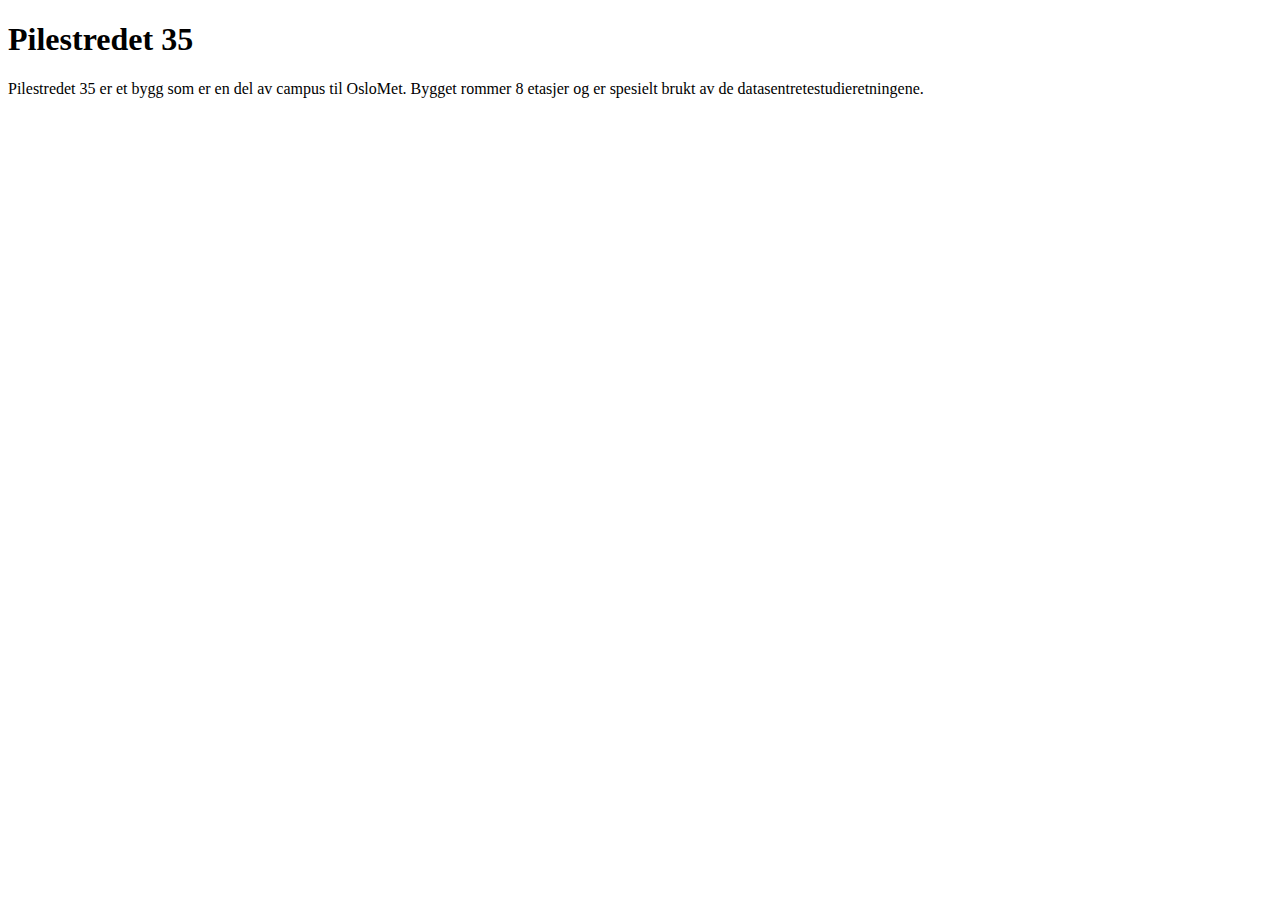
<file: Eksamen data1200/index.html>
<!DOCTYPE html>
<html>
    <head>
        <meta charset="UTF-8">
        <title>introduksjon</title>
    </head>
    <body>
        <h1>Pilestredet 35</h1>
        <p>Pilestredet 35 er et bygg som er en del av campus til OsloMet. Bygget rommer 8 etasjer og er spesielt brukt av de datasentretestudieretningene.
            
        </p>
    </body>
</html>
</file>
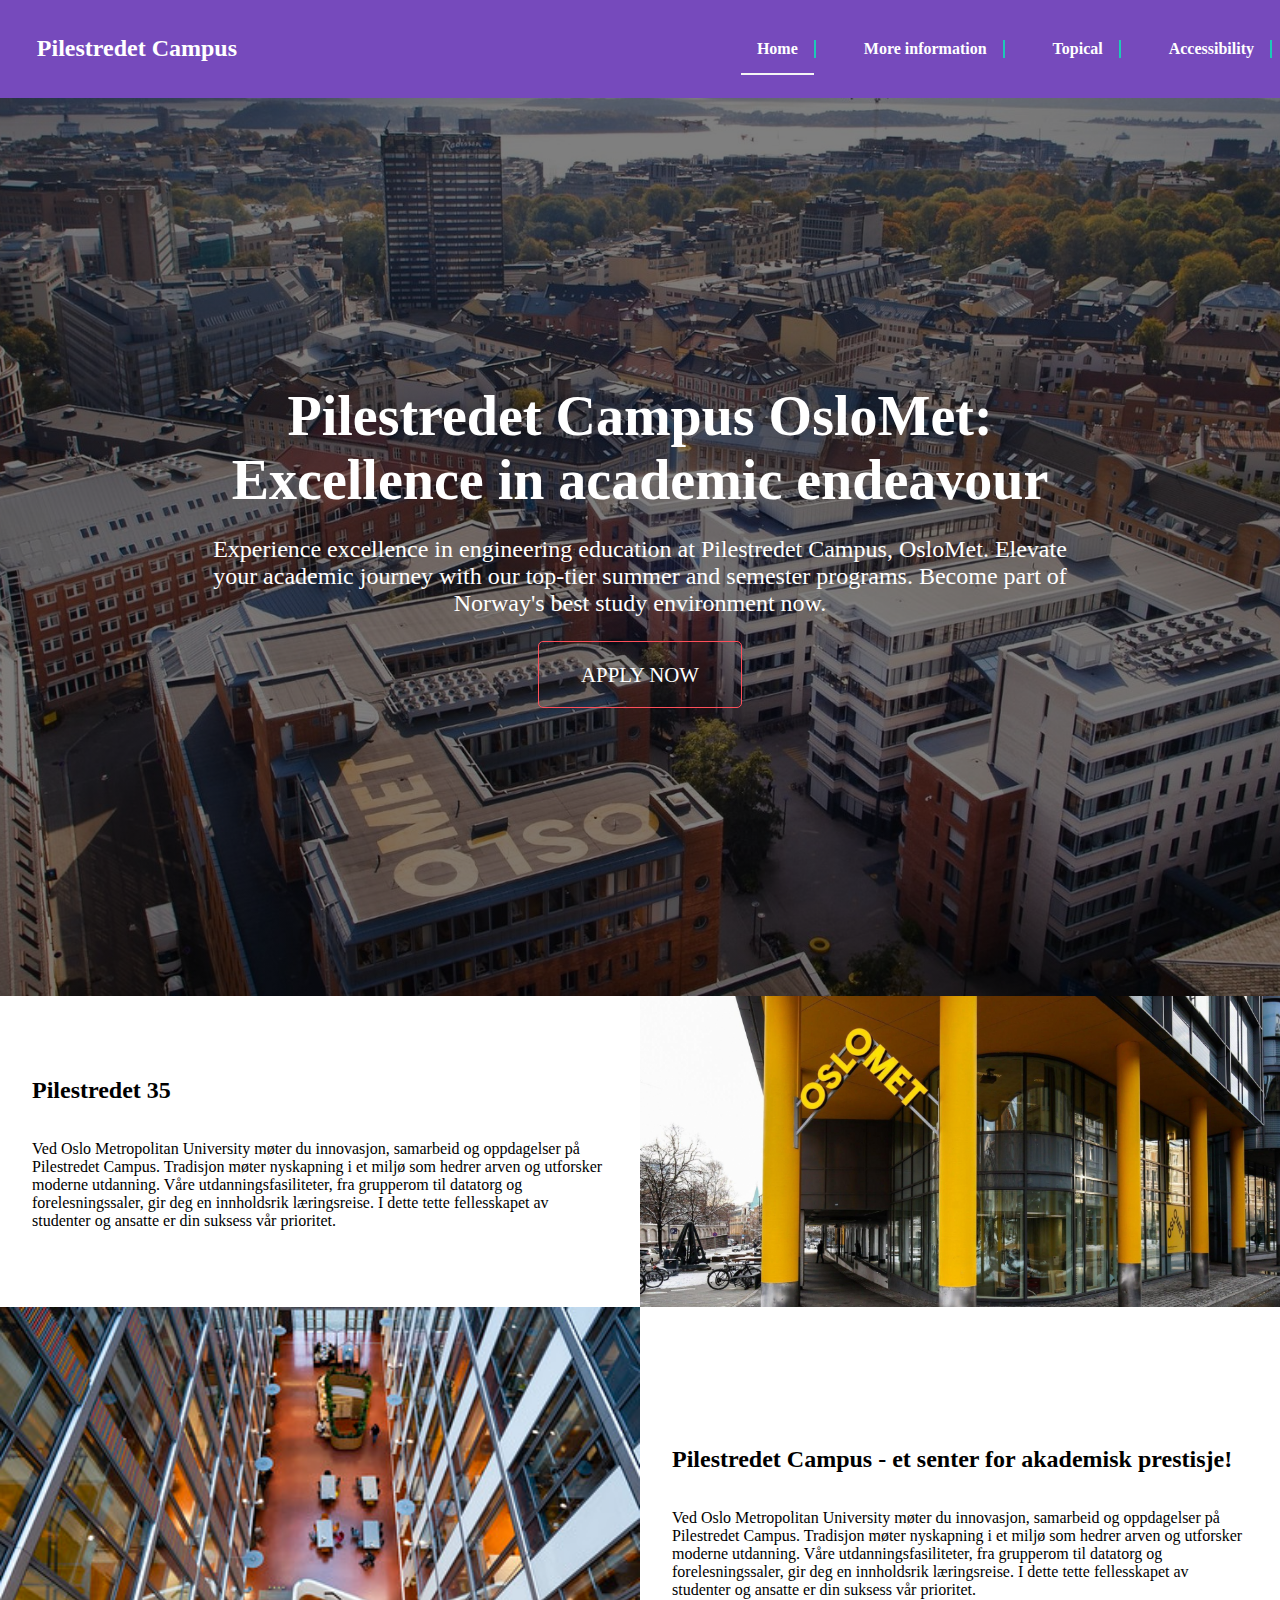
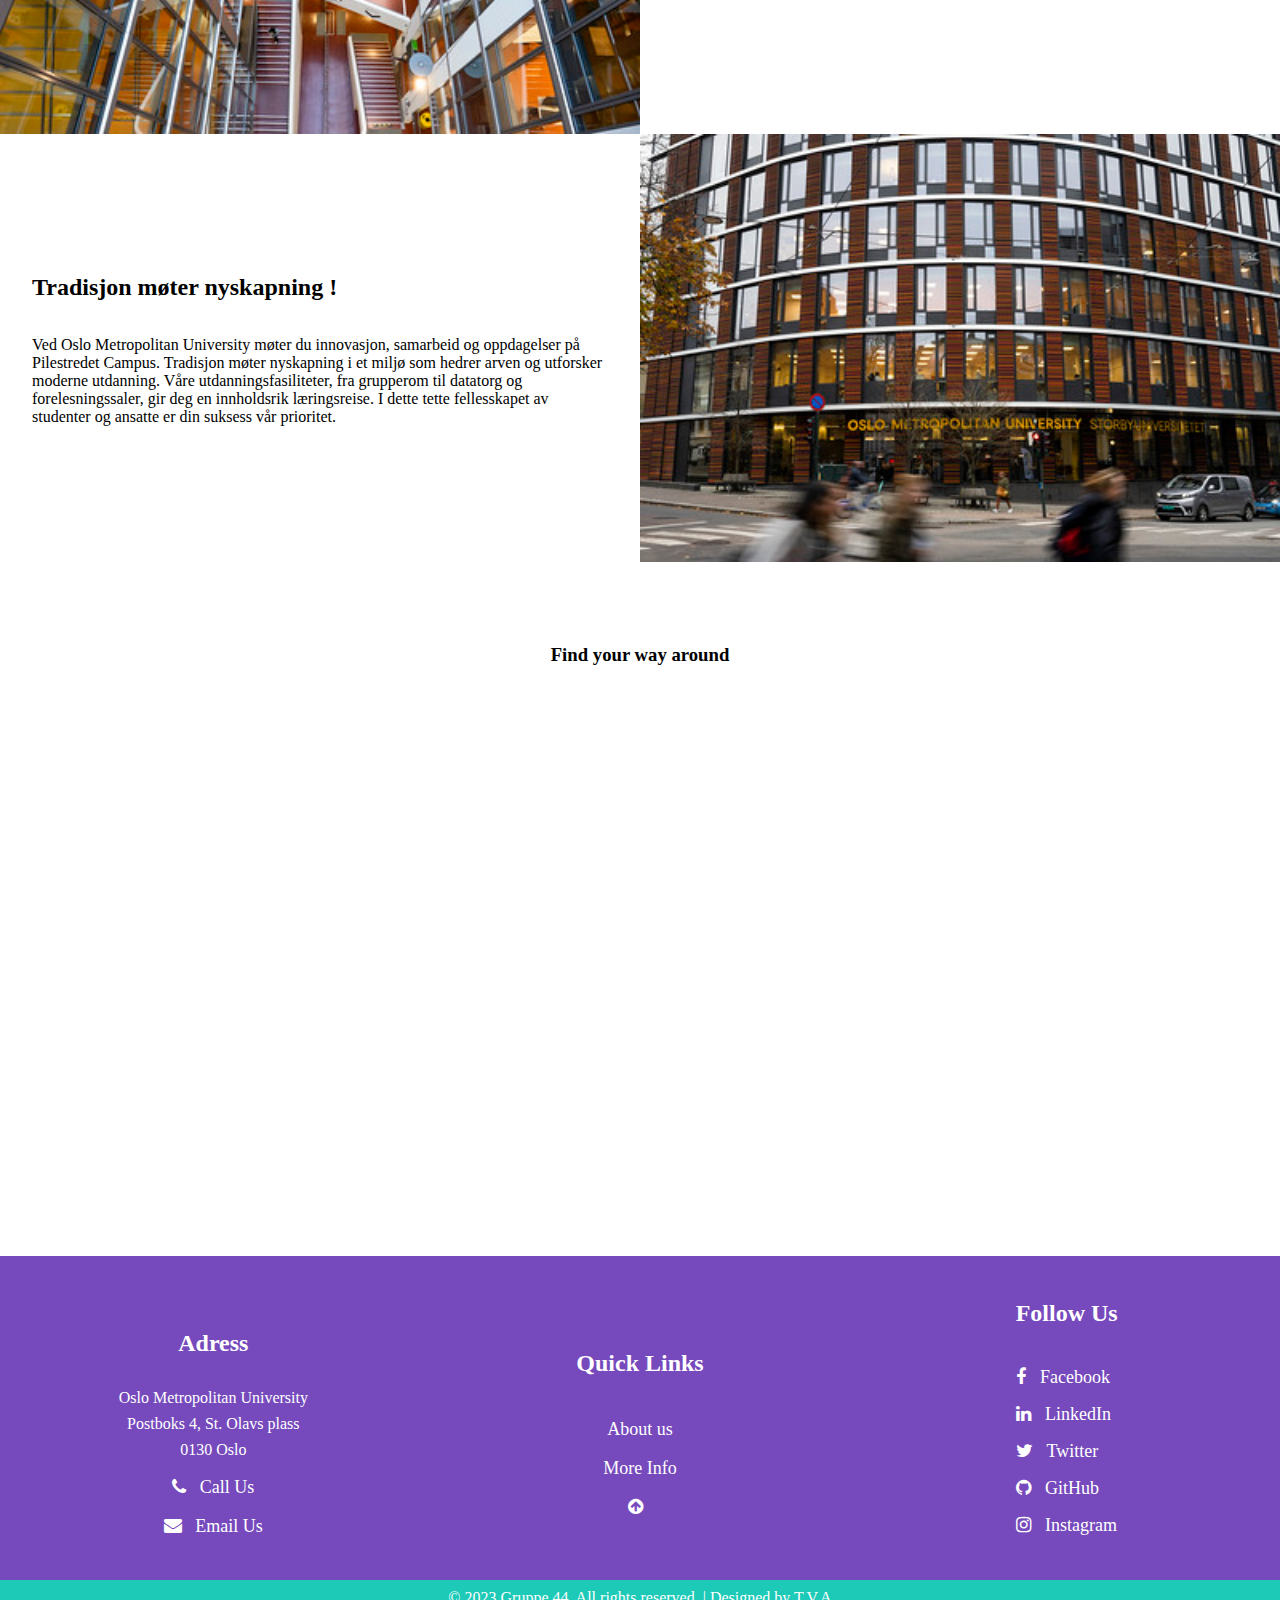
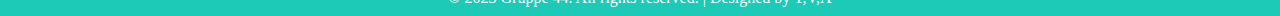
<file: eksamendata1200/index.html>
<!DOCTYPE html>
<html lang="en">
  <head>
    <meta charset="UTF-8" />
    <meta name="viewport" content="width=device-width, initial-scale=1.0" />
    <title>Pilestredet Campus | Welcome</title>
    <link rel="stylesheet" href="css/style.css" />
    <link
      rel="stylesheet"
      href="https://cdnjs.cloudflare.com/ajax/libs/font-awesome/4.7.0/css/font-awesome.min.css"
    />
    <!--koden for ikonet til oslomet er hentet fra oslomet sine sider-->
    <link
      href="https://student.oslomet.no/o/oslomet-theme/images/favicon.ico"
      rel="icon"
    />
  </head>
  <body>
    <!------------------------ Header Section--------------------->
    <header>
      <!-- Navigation bar with logo link and navbar links -->
      <nav class="navbar">
        <a href="#" class="nav-logo" aria-hidden="true" title="">Pilestredet Campus</a>
        <label class="menu-toggle" for="menu" aria-label="Toggle Mobile Menu">
          <!-- Hamburger menu icon for mobile navigation -->
          <i class="fa fa-bars"></i>
        </label>
        <input id="menu" type="checkbox"  aria-label="Mobile Navigation Menu" />
        <ul class="nav-list">
          <li><a href="index.html" class="nav-link active">Home</a></li>
          <li>
            <a href="subfolder/content.html" class="nav-link"
              >More information</a
            >
          </li>
          <li><a href="subfolder/topical.html" class="nav-link">Topical</a></li>
          <li>
            <a href="subfolder/accessibility.html" class="nav-link"
              >Accessibility</a
            >
          </li>
        </ul>
      </nav>
      <!-- Introduction Box -->
      <div class="intro-box">
        <!-- Main heading and introductory text -->
        <h1>Pilestredet Campus OsloMet: Excellence in academic endeavour</h1>
        <p>
          Experience excellence in engineering education at Pilestredet Campus,
          OsloMet. Elevate your academic journey with our top-tier summer and
          semester programs. Become part of Norway's best study environment now.
        </p>
       
        <!-- A link for applying -->
        <a href="#" class="apply-btn">APPLY NOW</a>
      </div>
    </header>

    <!------------------------ Main Section--------------------->
    <main>
    <!-- Overview section | this is a section for the generall content and used in many pages -->

    <!-- We utilize flexbox rows and columns for section division and content layout.
    The "overview" class section is used as a container for presenting our content,
    and the "overview-headline" class section acts as a container for the headline.
    The "row" class div is employed to segment sections into rows, and these structures
    are consistently applied across all pages. Additionally, various divs with distinct
    classes are employed to further partition and organize our content.-->

    <!--Our approach is inspired by CampusOxford.com, however we implemented it with 
      our own approach, it was used just as "inspiration".-->
    <!--joshwcomeau.com/css/interactive-guide-to-flexbox, was also another "inspiration"
    we used speciacifically to understand flex-->

      <section class="overview">
        <!-- First row -->
        <div class="row">
          <div class="column">
            <!-- Content for the first row, left column -->
            <!-- Sub-heading for the paragraphs  -->
            <h2>Pilestredet 35</h2>
            <p>
              Ved Oslo Metropolitan University møter du innovasjon, samarbeid og
              oppdagelser på Pilestredet Campus. Tradisjon møter nyskapning i et
              miljø som hedrer arven og utforsker moderne utdanning. Våre
              utdanningsfasiliteter, fra grupperom til datatorg og
              forelesningssaler, gir deg en innholdsrik læringsreise. I dette
              tette fellesskapet av studenter og ansatte er din suksess vår
              prioritet.
            </p>
          </div>
          <div class="column">
            <!-- Content for the first row, right column -->
            <!-- Photo: Eurosign, URL: https://www.eurosign.no/prosjekter/oslomet -->
            <img src="img/oslo.jpg" alt="oslomet-frontview" />
          </div>
        </div>

        <!-- Second row -->
        <div class="row">
          <div class="column">
            <!-- Content for the second row, left column -->
            <!--Photo: Skjalg Bøhmer Vold, URL: https://www.flickr.com/photos/oslomet/51721987054/in/album-72157627082396818/ -->
            <img
              src="img/oslometkantine.jpg"
              alt="oslomet cantina from above"
            />
          </div>
          <div class="column">
            <!-- Content for the second row, right column -->
            <h2>Pilestredet Campus - et senter for akademisk prestisje!</h2>
            <p>
              Ved Oslo Metropolitan University møter du innovasjon, samarbeid og
              oppdagelser på Pilestredet Campus. Tradisjon møter nyskapning i et
              miljø som hedrer arven og utforsker moderne utdanning. Våre
              utdanningsfasiliteter, fra grupperom til datatorg og
              forelesningssaler, gir deg en innholdsrik læringsreise. I dette
              tette fellesskapet av studenter og ansatte er din suksess vår
              prioritet.
            </p>
          </div>
        </div>
        <!-- Third row -->
        <div class="row">
          <div class="column">
            <!-- Content for the third row, left column -->
            <h2>Tradisjon møter nyskapning !</h2>
            <p>
              Ved Oslo Metropolitan University møter du innovasjon, samarbeid og
              oppdagelser på Pilestredet Campus. Tradisjon møter nyskapning i et
              miljø som hedrer arven og utforsker moderne utdanning. Våre
              utdanningsfasiliteter, fra grupperom til datatorg og
              forelesningssaler, gir deg en innholdsrik læringsreise. I dette
              tette fellesskapet av studenter og ansatte er din suksess vår
              prioritet.
            </p>
          </div>
          <div class="column">
            <!-- Content for the first row, right column -->
            <!--Photo: Skjalg Bøhmer Vold, URL: https://www.flickr.com/photos/oslomet/51721987134/in/album-72157627082396818/ -->
            <img src="img/oslometbygg.jpg" alt="osomet building from outside" />
          </div>
        </div>
      </section>
      <!-- Google Maps Section -->
      <!--Koden for innsetting av kartet er hentet fra Google Maps' "share"-funksjon -->
      <section id="map">
        <h3>Find your way around</h3>
        <iframe
          src="https://www.google.com/maps/embed?pb=!1m18!1m12!1m3!1d1999.7273756656841!2d10.73320887710829!3d59.92007177490581!2m3!1f0!2f0!3f0!3m2!1i1024!2i768!4f13.1!3m3!1m2!1s0x46416e7be22c2035%3A0xf51095d184aa1954!2sPilestredet%2032%2C%200166%20Oslo!5e0!3m2!1sen!2sno!4v1700496599560!5m2!1sen!2sno"
          title="google integrated map to campus"
          referrerpolicy="no-referrer-when-downgrade"
        ></iframe>
      </section>
      <!------------------------ Footer Section--------------------->
      <footer>
        <div class="row">
          <!-- first column -->
          <div class="footer-column">
            <h4>Adress</h4>
            <p>Oslo Metropolitan University</p>
            <p>Postboks 4, St. Olavs plass</p>
            <p>0130 Oslo</p>
            <a href="tel:67235000"><i class="fa fa-phone"></i> Call Us</a>

            <a href="mailto:infosenter-tkd@oslomet.no">
              <i class="fa fa-envelope"></i> Email Us</a
            >
          </div>

          <!-- second column -->
          <div class="footer-column">
            <h4>Quick Links</h4>
            <a href="https://www.oslomet.no/en/about">About us</a>
            <a href="subfolder/content.html">More Info</a>
            <a href="#" aria-label="Scroll to top"
              ><i class="fa fa-arrow-circle-up" aria-hidden="true"></i
            ></a>
          </div>

          <!-- third column -->
          <div class="footer-column">
            <h4>Follow Us</h4>
            <!-- Lists assist screen readers in efficient navigation, 
            enabling users to move from the first to the last item, 
            jump to the next list, or bypass groups of links as desired. -->
            <ul class="social-icons">
              <li>
                <a
                  href="https://www.facebook.com/oslomet/"
                  title="Facebook"
                  target="_blank"
                  rel="noopener noreferrer"
                >
                  <i class="fa fa-facebook"></i> Facebook
                </a>
              </li>
              <li>
                <a
                  href="https://www.linkedin.com/school/oslomet/"
                  title="LinkedIn"
                  target="_blank"
                  rel="noopener noreferrer"
                >
                  <i class="fa fa-linkedin"></i> LinkedIn
                </a>
              </li>
              <li>
                <a
                  href="https://twitter.com/OsloMet"
                  title="Twitter"
                  target="_blank"
                  rel="noopener noreferrer"
                >
                  <i class="fa fa-twitter"></i> Twitter
                </a>
              </li>
              <li>
                <a
                  href="https://github.com/oslomet"
                  title="GitHub"
                  target="_blank"
                  rel="noopener noreferrer"
                >
                  <i class="fa fa-github"></i> GitHub
                </a>
              </li>
              <li>
                <a
                  href="https://www.instagram.com/oslomet/"
                  title="Instagram"
                  target="_blank"
                  rel="noopener noreferrer"
                >
                  <i class="fa fa-instagram"></i> Instagram
                </a>
              </li>
            </ul>
          </div>
        </div>
        <!-- Copyright information -->
        <div class="footer-copyright">
          <p>&copy; 2023 Gruppe 44. All rights reserved. | Designed by T,V,A</p>
        </div>
      </footer>
    </main>
  </body>
</html>
</file>
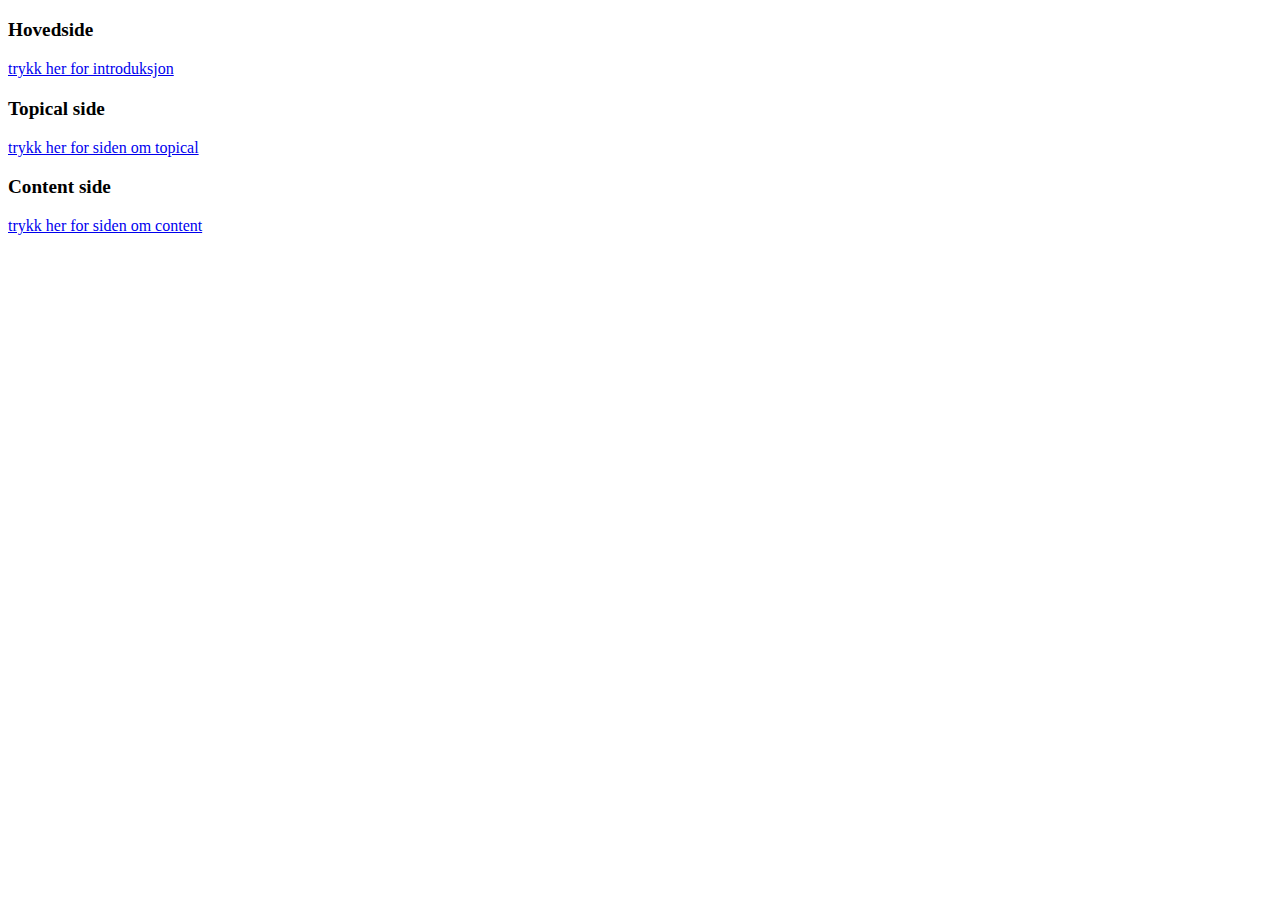
<file: Eksamen data1200/subfolder/accessibility.html>
<!DOCTYPE html>
<html>
    <head>
        <meta charset="UTF-8">
        <title>Content</title>
        <link rel="stylesheet" href="../CSS/style.css">
    </head>
    <body>
        
        <p class="overLinker">Hovedside</p>
        <a href="../index.html">trykk her for introduksjon</a>
        <p class="overLinker">Topical side</p>
        <a href="topical.html">trykk her for siden om topical</a>
        <p class="overLinker">Content side</p>
        <a href="content.html">trykk her for siden om content</a>
    </body>
</html>
</file>
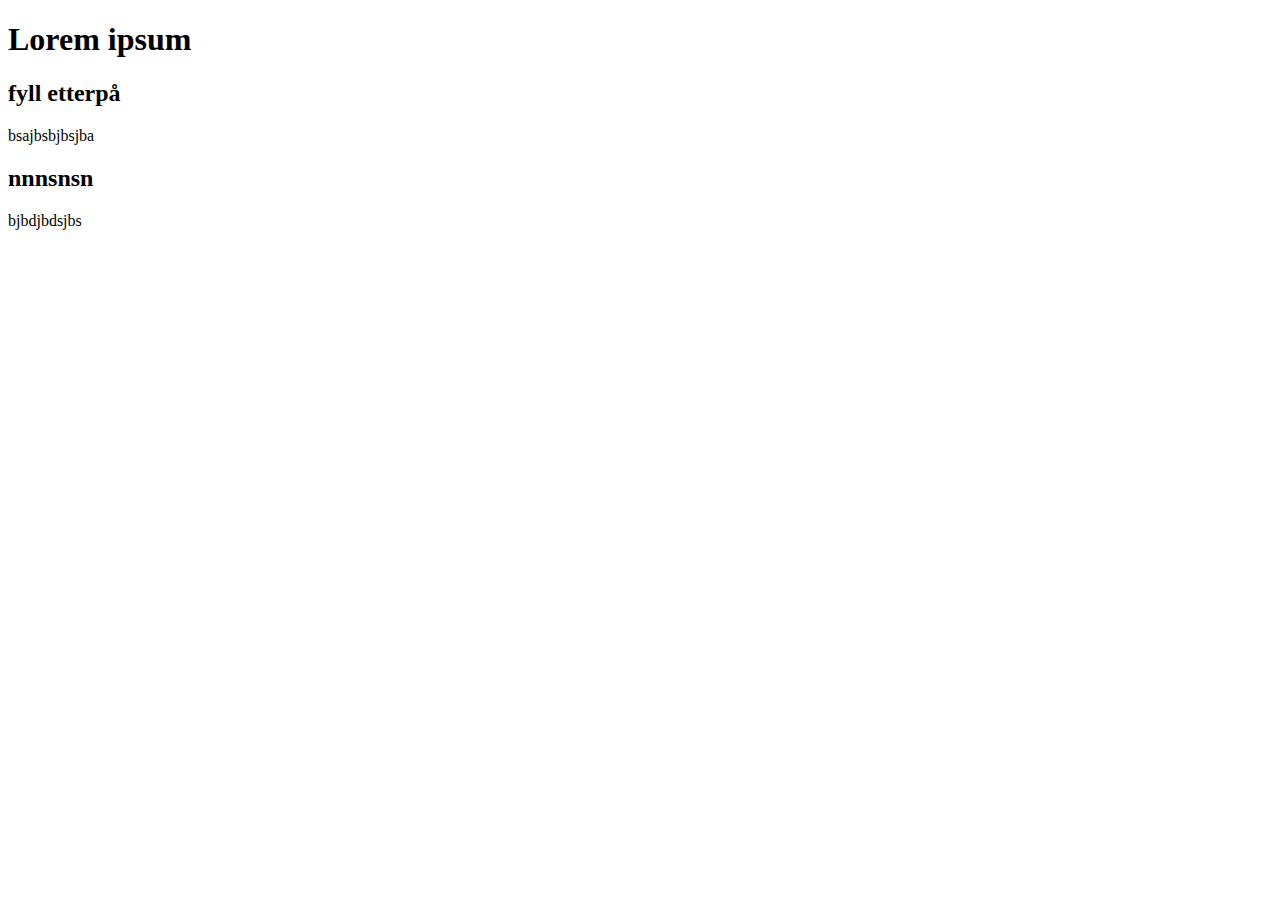
<file: Eksamen data1200/subfolder/content.html>
<!DOCTYPE html>
<html>
    <head>
        <meta charset="UTF-8">
        <title>Content</title>
    </head>
    <body>
        <h1>Lorem ipsum</h1>
        <h2>fyll etterpå</h2>
        <p>bsajbsbjbsjba</p>
        <h2>nnnsnsn</h2>
        <p>bjbdjbdsjbs</p>
    </body>
</html>
</file>
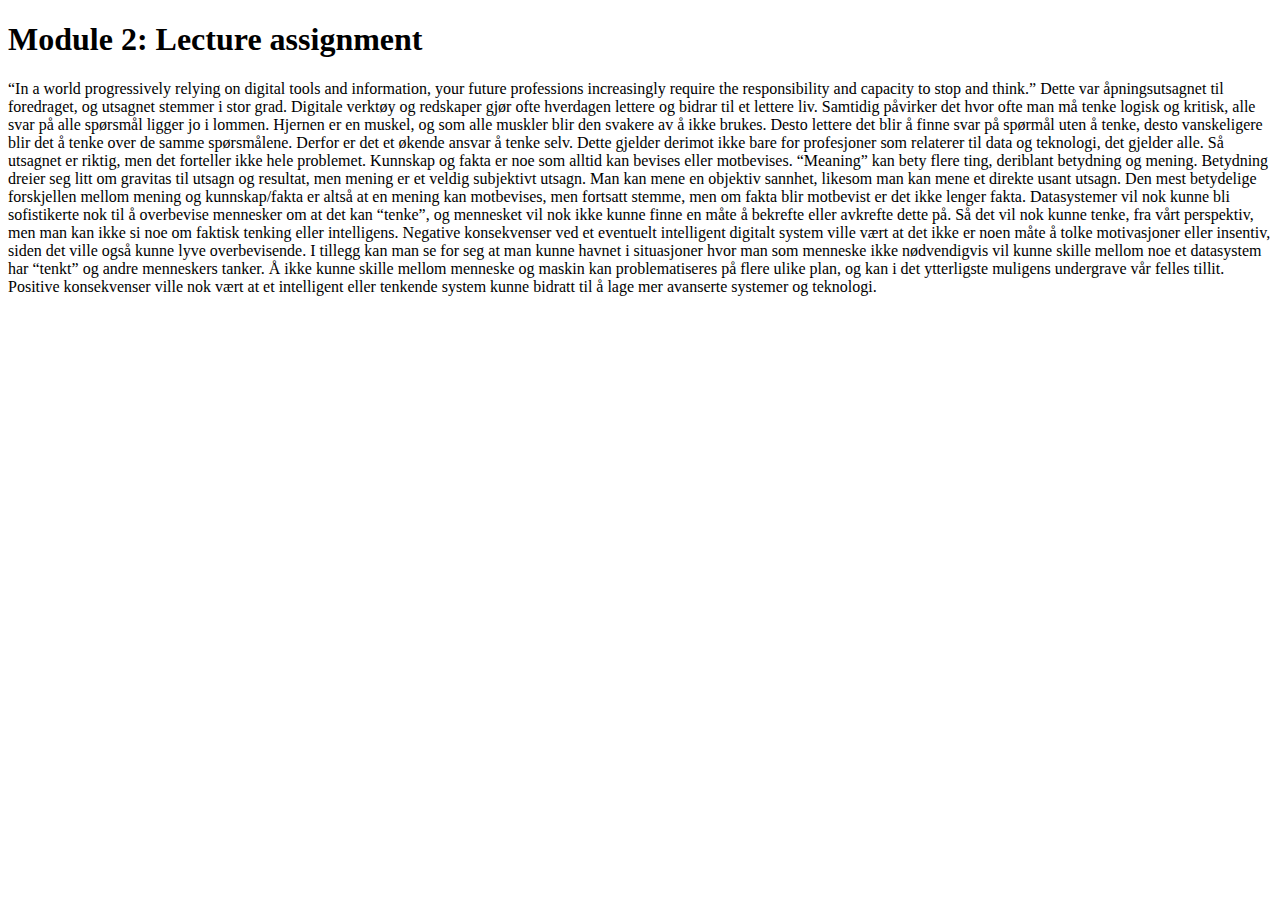
<file: Eksamen data1200/subfolder/topical.html>
<!DOCTYPE html>
<html>
    <head>
        <meta charset="UTF-8">
        <title>Topical</title>
    </head>
    <h1>Module 2: Lecture assignment</h1>
    <p>“In a world progressively relying on digital tools and information, your future professions increasingly require the responsibility and capacity to stop and think.”
        Dette var åpningsutsagnet til foredraget, og utsagnet stemmer i stor grad. Digitale verktøy og redskaper gjør ofte hverdagen lettere og bidrar til et lettere liv. Samtidig påvirker det hvor ofte man må tenke logisk og kritisk, alle svar på alle spørsmål ligger jo i lommen. Hjernen er en muskel, og som alle muskler blir den svakere av å ikke brukes. Desto lettere det blir å finne svar på spørmål uten å tenke, desto vanskeligere blir det å tenke over de samme spørsmålene. Derfor er det et økende ansvar å tenke selv. Dette gjelder derimot ikke bare for profesjoner som relaterer til data og teknologi, det gjelder alle. Så utsagnet er riktig, men det forteller ikke hele problemet.
        Kunnskap og fakta er noe som alltid kan bevises eller motbevises. “Meaning” kan bety flere ting, deriblant betydning og mening. Betydning dreier seg litt om gravitas til utsagn og resultat, men mening er et veldig subjektivt utsagn. Man kan mene en objektiv sannhet, likesom man kan mene et direkte usant utsagn. Den mest betydelige forskjellen mellom mening og kunnskap/fakta er altså at en mening kan motbevises, men fortsatt stemme, men om fakta blir motbevist er det ikke lenger fakta.
        Datasystemer vil nok kunne bli sofistikerte nok til å overbevise mennesker om at det kan “tenke”, og mennesket vil nok ikke kunne finne en måte å bekrefte eller avkrefte dette på. Så det vil nok kunne tenke, fra vårt perspektiv, men man kan ikke si noe om faktisk tenking eller intelligens. Negative konsekvenser ved et eventuelt intelligent digitalt system ville vært at det ikke er noen måte å tolke motivasjoner eller insentiv, siden det ville også kunne lyve overbevisende. I tillegg kan man se for seg at man kunne havnet i situasjoner hvor man som menneske ikke nødvendigvis vil kunne skille mellom noe et datasystem har “tenkt” og andre menneskers tanker. Å ikke kunne skille mellom menneske og maskin kan problematiseres på flere ulike plan, og kan i det ytterligste muligens undergrave vår felles tillit. Positive konsekvenser ville nok vært at et intelligent eller tenkende system kunne bidratt til å lage mer avanserte systemer og teknologi.
        </p>
    <body>
        
    </body>
</html>
</file>
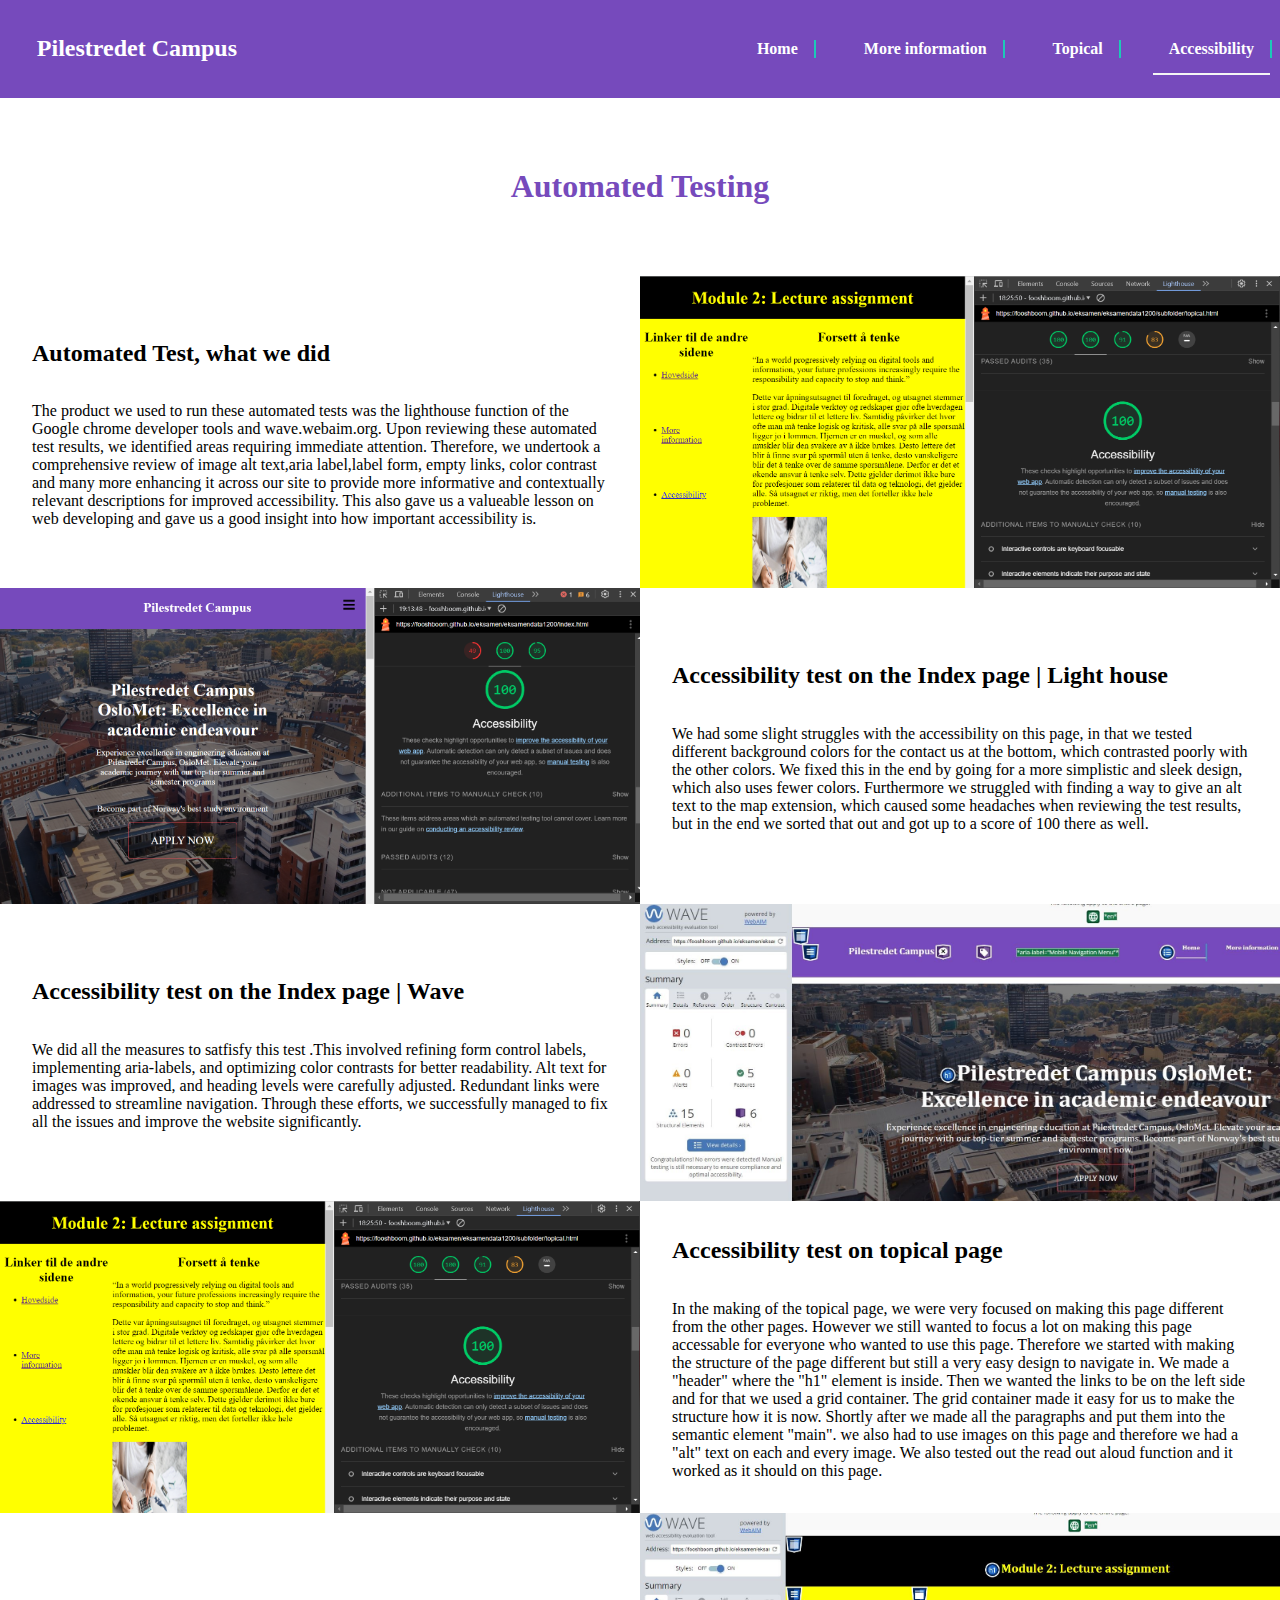
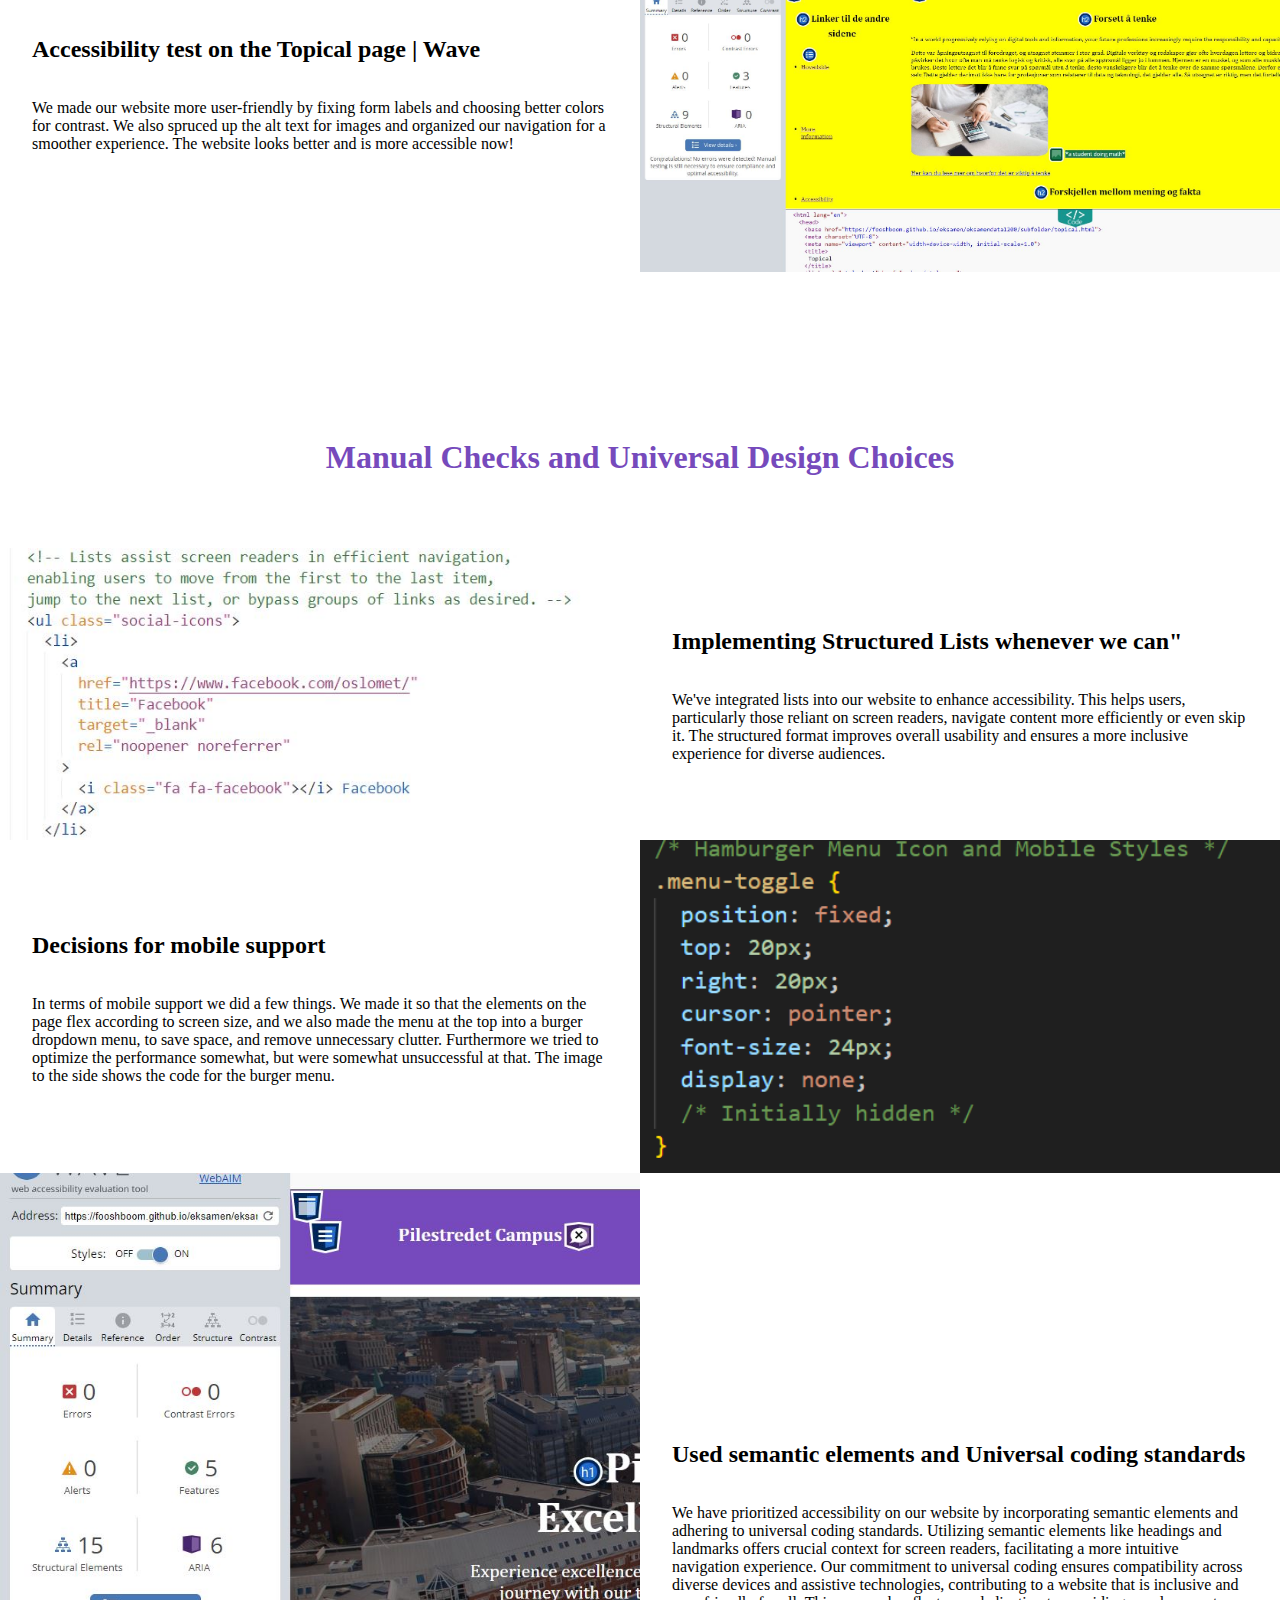
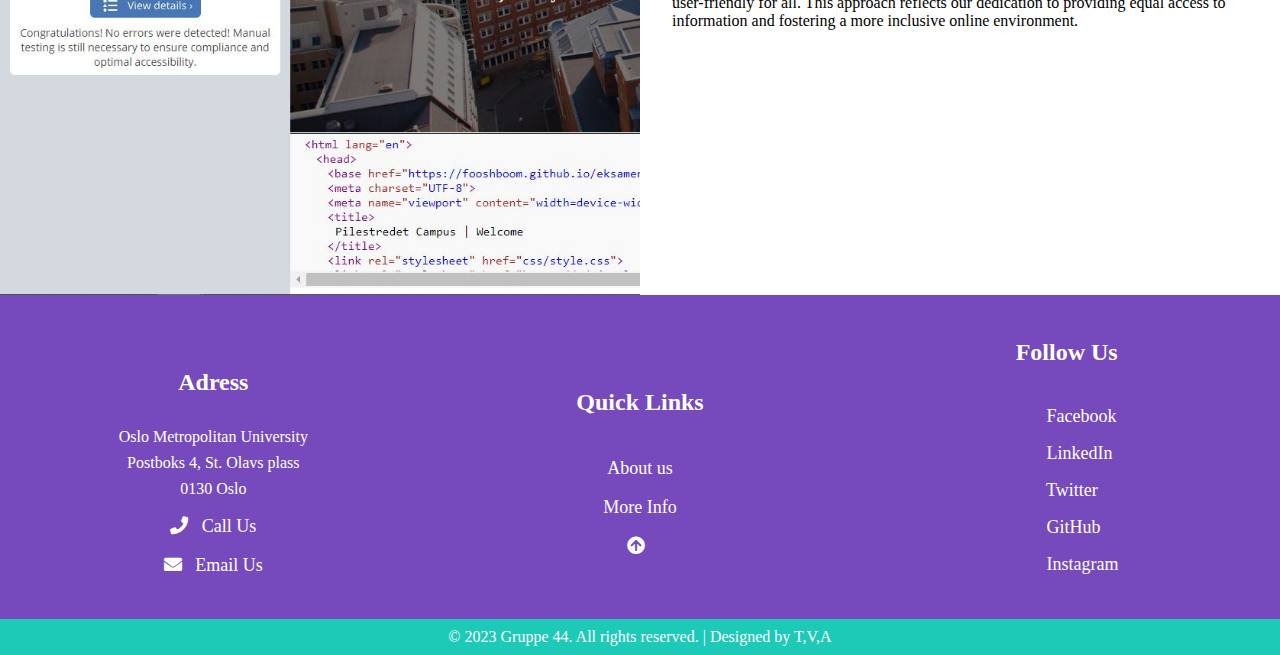
<file: eksamendata1200/subfolder/accessibility.html>
<!DOCTYPE html>
<html lang="en">
  <head>
    <meta charset="UTF-8" />
    <meta name="viewport" content="width=device-width, initial-scale=1.0" />
    <title>Accessibility</title>
    <link rel="stylesheet" href="../css/style.css" />
    <link
      rel="stylesheet"
      href="https://cdnjs.cloudflare.com/ajax/libs/font-awesome/5.15.3/css/all.min.css"
    />
    <!--koden for ikonet til oslomet er hentet fra oslomet sine sider-->
    <link
      href="https://student.oslomet.no/o/oslomet-theme/images/favicon.ico"
      rel="icon"
    />
  </head>
  <body>
    <!-- Header -->
    <header>
      <nav class="navbar">
        <a href="..\index.html" class="nav-logo">Pilestredet Campus</a>
        <label class="menu-toggle" for="menu" tabindex="0">
          <i class="fa fa-bars"></i>
        </label>
        <input id="menu" type="checkbox" />
        <ul class="nav-list">
          <li><a href="..\index.html" class="nav-link">Home</a></li>
          <li><a href="content.html" class="nav-link">More information</a></li>
          <li><a href="topical.html" class="nav-link">Topical</a></li>
          <li>
            <a href="accessibility.html" class="nav-link active"
              >Accessibility</a
            >
          </li>
        </ul>
      </nav>
    </header>

    <!--------------- Main Content ---------------------------->
    <!--------------  part 1| Automated Testing ---------------->

    <section class="overview-headline">
      <h1>Automated Testing</h1>
    </section>

    <section class="overview">
      <!-- First row -->
      <div class="row">
        <div class="column">
          <!-- Content for the first row, left column -->
          <h2>Automated Test, what we did</h2>
          <p>
            The product we used to run these automated tests was the lighthouse
            function of the Google chrome developer tools and wave.webaim.org.
            Upon reviewing these automated test results, we identified areas
            requiring immediate attention. Therefore, we undertook a
            comprehensive review of image alt text,aria label,label form, empty
            links, color contrast and many more enhancing it across our site to
            provide more informative and contextually relevant descriptions for
            improved accessibility. This also gave us a valueable lesson on web
            developing and gave us a good insight into how important
            accessibility is.
          </p>
        </div>
        <div class="column">
          <!-- Content for the first row, right column -->
          <!--Photo: this group-->
          <img
            src="../img/acessibilitytesttopical.PNG"
            alt="accessibility test result on topical page"
          />
        </div>
      </div>
      <!-- Second row -->
      <div class="row">
        <div class="column">
          <!-- Content for the second row, left column -->
          <!--Photo: This group-->
          <img
            src="../img/acessibilitytestindex.PNG"
            alt="accessibility test result on index page"
          />
        </div>
        <div class="column">
          <!-- Content for the second row, right column -->
          <h2>Accessibility test on the Index page | Light house</h2>
          <p>
            We had some slight struggles with the accessibility on this page, in
            that we tested different background colors for the contact us at the
            bottom, which contrasted poorly with the other colors. We fixed this
            in the end by going for a more simplistic and sleek design, which
            also uses fewer colors. Furthermore we struggled with finding a way
            to give an alt text to the map extension, which caused some
            headaches when reviewing the test results, but in the end we sorted
            that out and got up to a score of 100 there as well.
          </p>
        </div>
      </div>
      <!-- third row -->
      <div class="row">
        <div class="column">
          <!-- Content for the third row, left column -->
          <h2>Accessibility test on the Index page | Wave</h2>
          <p>
            We did all the measures to satfisfy this test .This involved
            refining form control labels, implementing aria-labels, and
            optimizing color contrasts for better readability. Alt text for
            images was improved, and heading levels were carefully adjusted.
            Redundant links were addressed to streamline navigation. Through
            these efforts, we successfully managed to fix all the issues and
            improve the website significantly.
          </p>
        </div>
        <div class="column">
          <!-- Content for the thirds row, right column -->
          <!--Photo: this group-->
          <img
            src="../img/accessibilityindex1.JPG"
            alt="accessibility test result on topical page"
          />
        </div>
      </div>
      <!-- fourth row -->
      <div class="row">
        <div class="column">
          <!-- Content for the fourth row, left column -->
          <img
            src="../img/acessibilitytesttopical.PNG"
            alt="accessibility test result on topical page"
          />
        </div>
        <div class="column">
          <!-- Content for the fourth row, right column -->
          <!--Photo: this group -->
          <h2>Accessibility test on topical page</h2>
          <p>
            In the making of the topical page, we were very focused on making
            this page different from the other pages. However we still wanted to
            focus a lot on making this page accessable for everyone who wanted
            to use this page. Therefore we started with making the structure of
            the page different but still a very easy design to navigate in. We
            made a "header" where the "h1" element is inside. Then we wanted the
            links to be on the left side and for that we used a grid container.
            The grid container made it easy for us to make the structure how it
            is now. Shortly after we made all the paragraphs and put them into
            the semantic element "main". we also had to use images on this page
            and therefore we had a "alt" text on each and every image. We also
            tested out the read out aloud function and it worked as it should on
            this page.
          </p>
        </div>
      </div>
      <!-- Fifth row -->
      <div class="row">
        <div class="column">
          <!-- Content for the fifth row, left column -->
          <h2>Accessibility test on the Topical page | Wave</h2>
          <p>
            We made our website more user-friendly by fixing form labels and
            choosing better colors for contrast. We also spruced up the alt text
            for images and organized our navigation for a smoother experience.
            The website looks better and is more accessible now!
          </p>
        </div>
        <div class="column">
          <!-- Content for the fifth row, right column -->
          <!--Photo: this group-->
          <img
            src="../img/accessibilitytopical1.JPG"
            alt="accessibility test result on topical page"
          />
        </div>
      </div>
    </section>

    <!--------------  part 2| Manual Checks and Universal Design Choices ---------------->

    <section class="overview-headline">
      <h1>Manual Checks and Universal Design Choices</h1>
    </section>
    <section class="overview">
      <div class="row">
        <div class="column">
          <!--Photo: this group-->
          <img
            src="../img/accessiblitymeasures.JPG"
            alt="screenshot of code for mobilesupport"
          />
        </div>
        <div class="column">
          <h2>Implementing Structured Lists whenever we can"</h2>
          <p>
            We've integrated lists into our website to enhance accessibility.
            This helps users, particularly those reliant on screen readers,
            navigate content more efficiently or even skip it. The structured
            format improves overall usability and ensures a more inclusive
            experience for diverse audiences.
          </p>
        </div>
      </div>
      <div class="row">
        <div class="column">
          <h2>Decisions for mobile support</h2>
          <p>
            In terms of mobile support we did a few things. We made it so that
            the elements on the page flex according to screen size, and we also
            made the menu at the top into a burger dropdown menu, to save space,
            and remove unnecessary clutter. Furthermore we tried to optimize the
            performance somewhat, but were somewhat unsuccessful at that. The
            image to the side shows the code for the burger menu.
          </p>
        </div>
        <div class="column">
          <!--Photo: this group-->
          <img
            src="../img/mobilesupport.PNG"
            alt="screenshot of code for mobilesupport"
          />
        </div>
      </div>
      <div class="row">
        <div class="column">
          <!--Photo: this group-->
          <img
            src="../img/accessibilitymeasures2.JPG"
            alt="screenshot of code for mobilesupport"
          />
        </div>
        <div class="column">
          <h2>Used semantic elements and Universal coding standards</h2>
          <p>
            We have prioritized accessibility on our website by incorporating
            semantic elements and adhering to universal coding standards.
            Utilizing semantic elements like headings and landmarks offers
            crucial context for screen readers, facilitating a more intuitive
            navigation experience. Our commitment to universal coding ensures
            compatibility across diverse devices and assistive technologies,
            contributing to a website that is inclusive and user-friendly for
            all. This approach reflects our dedication to providing equal access
            to information and fostering a more inclusive online environment.
          </p>
        </div>
      </div>
    </section>

    <!--------    Footer    ---------------->

    <footer>
      <div class="row">
        <!-- first column -->
        <div class="footer-column">
          <h4>Adress</h4>
          <p>Oslo Metropolitan University</p>
          <p>Postboks 4, St. Olavs plass</p>
          <p>0130 Oslo</p>
          <a href="tel:67235000"><i class="fa fa-phone"></i> Call Us</a>

          <a href="mailto:infosenter-tkd@oslomet.no">
            <i class="fa fa-envelope"></i> Email Us</a
          >
        </div>

        <!-- second column -->
        <div class="footer-column">
          <h4>Quick Links</h4>
          <a href="https://www.oslomet.no/en/about">About us</a>
          <a href="subfolder/content.html">More Info</a>
          <a href="#"
            ><i class="fa fa-arrow-circle-up" aria-hidden="true"></i
          ></a>
        </div>

        <!-- third column -->
        <div class="footer-column">
          <h4>Follow Us</h4>
          <!-- Lists assist screen readers in efficient navigation, 
            enabling users to move from the first to the last item, 
            jump to the next list, or bypass groups of links as desired. -->
          <ul class="social-icons">
            <li>
              <a
                href="https://www.facebook.com/oslomet/"
                title="Facebook"
                target="_blank"
                rel="noopener noreferrer"
              >
                <i class="fa fa-facebook"></i> Facebook
              </a>
            </li>
            <li>
              <a
                href="https://www.linkedin.com/school/oslomet/"
                title="LinkedIn"
                target="_blank"
                rel="noopener noreferrer"
              >
                <i class="fa fa-linkedin"></i> LinkedIn
              </a>
            </li>
            <li>
              <a
                href="https://twitter.com/OsloMet"
                title="Twitter"
                target="_blank"
                rel="noopener noreferrer"
              >
                <i class="fa fa-twitter"></i> Twitter
              </a>
            </li>
            <li>
              <a
                href="https://github.com/oslomet"
                title="GitHub"
                target="_blank"
                rel="noopener noreferrer"
              >
                <i class="fa fa-github"></i> GitHub
              </a>
            </li>
            <li>
              <a
                href="https://www.instagram.com/oslomet/"
                title="Instagram"
                target="_blank"
                rel="noopener noreferrer"
              >
                <i class="fa fa-instagram"></i> Instagram
              </a>
            </li>
          </ul>
        </div>
      </div>
      <!-- All right reserved -->
      <div class="footer-copyright">
        <p>&copy; 2023 Gruppe 44. All rights reserved. | Designed by T,V,A</p>
      </div>
    </footer>
  </body>
</html>
</file>
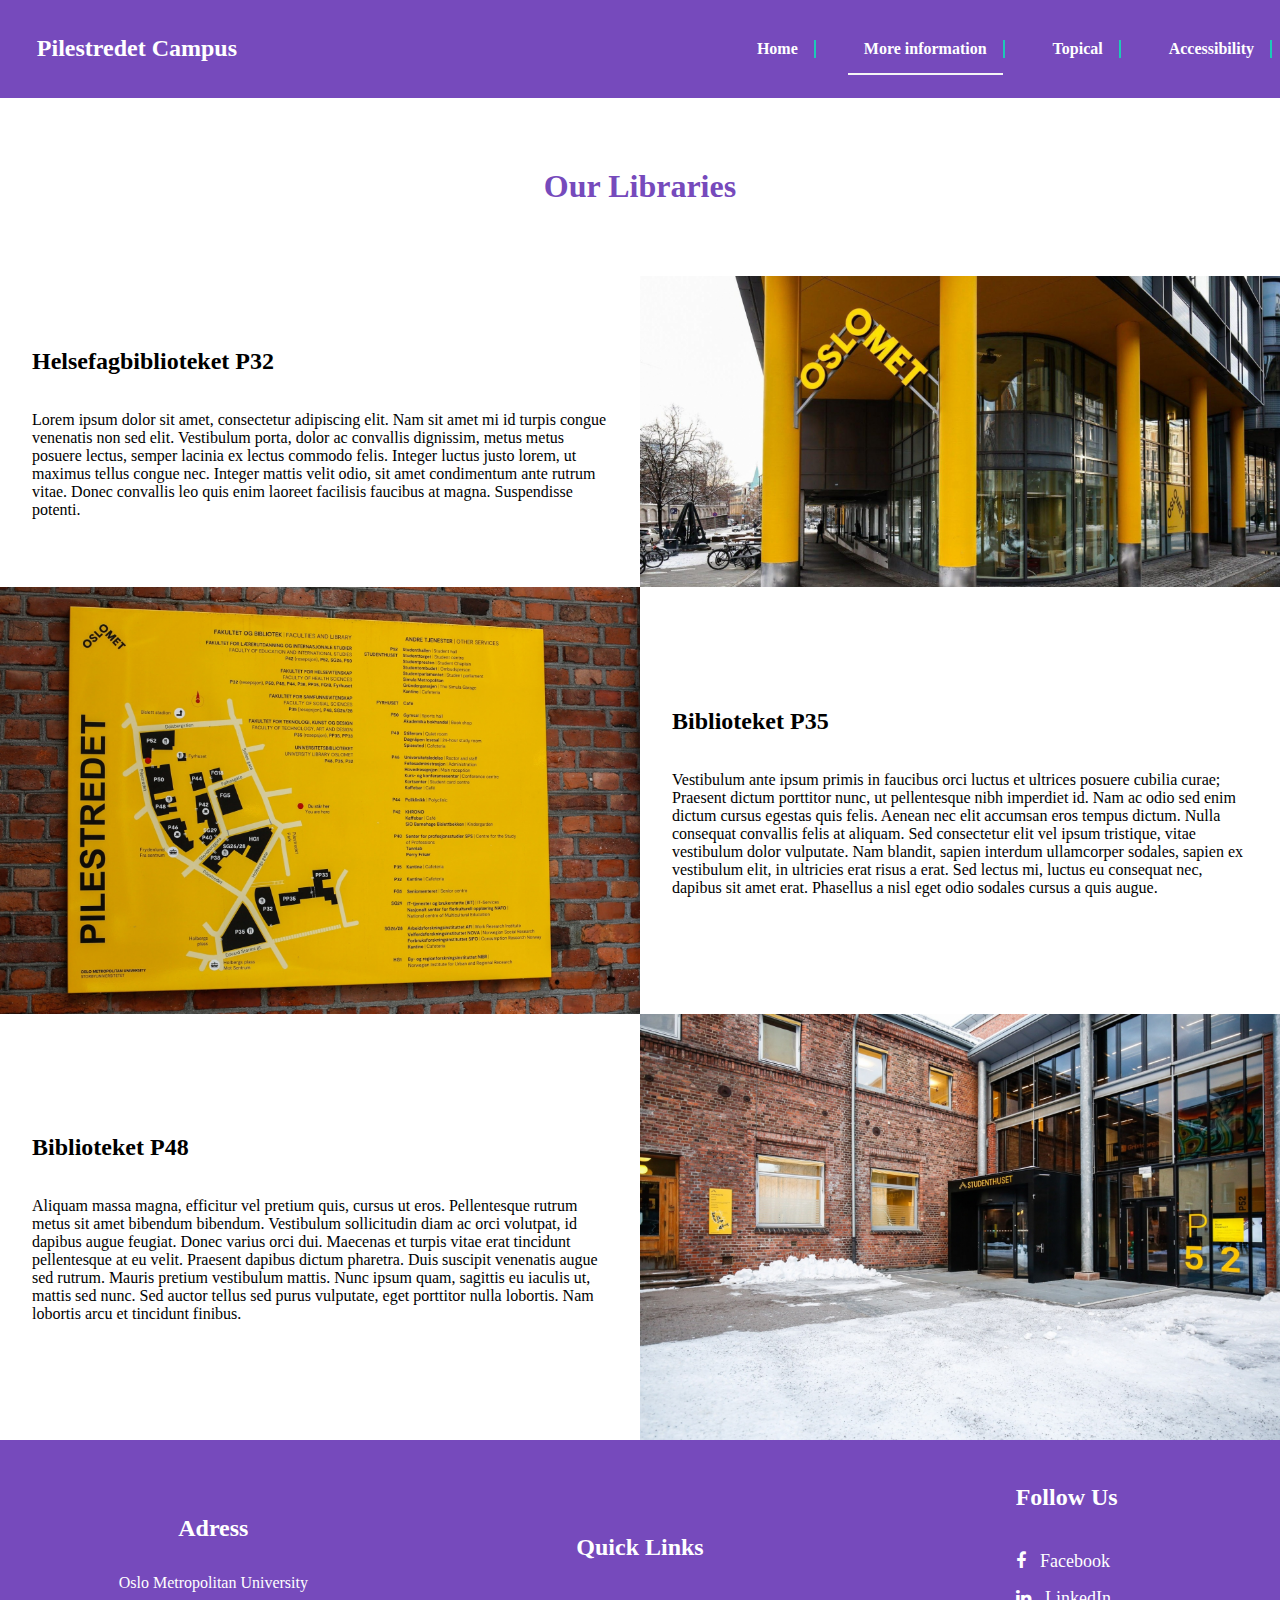
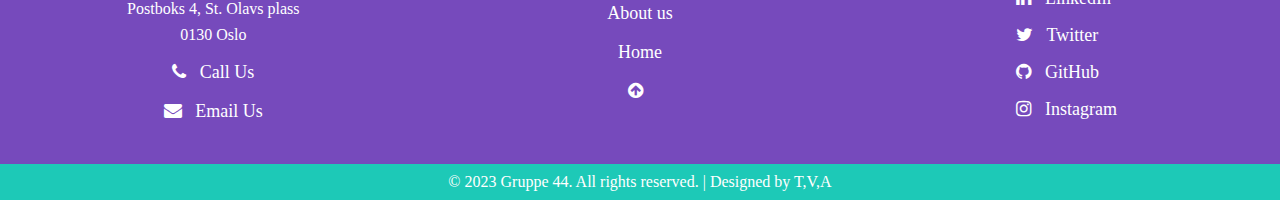
<file: eksamendata1200/subfolder/content.html>
<!DOCTYPE html>
<html lang="en">
  <head>
    <meta charset="UTF-8" />
    <meta name="viewport" content="width=device-width, initial-scale=1.0" />
    <title>More information</title>
    <link rel="stylesheet" href="../css/style.css" />
    <link
      rel="stylesheet"
      href="https://cdnjs.cloudflare.com/ajax/libs/font-awesome/4.7.0/css/font-awesome.min.css"
    />
        <!--koden for ikonet til oslomet er hentet fra oslomet sine sider-->
        <link href="https://student.oslomet.no/o/oslomet-theme/images/favicon.ico" rel="icon">
  </head>
  <body>
    <!-- Header -->
    <header>
      <nav class="navbar">
        <a href="..\index.html" class="nav-logo">Pilestredet Campus</a>
        <label class="menu-toggle" for="menu" tabindex="0">
          <i class="fa fa-bars"></i>
        </label>
        <input id="menu" type="checkbox" />
        <ul class="nav-list">
          <li><a href="..\index.html" class="nav-link">Home</a></li>
          <li><a href="content.html" class="nav-link active">More information</a></li>
          <li><a href="topical.html" class="nav-link">Topical</a></li>
          <li>
            <a href="accessibility.html" class="nav-link">Accessibility</a>
          </li>
        </ul>
      </nav>
    </header>

<!-------------------------------------- Main--------------------------------------- -->

<section class="overview-headline">
  <h1>Our Libraries</h1>
 </section>

<section class="overview">
 <!-- First row -->
 <div class="row">
   <div class="column">
     <!-- Content for the first row, left column -->
    <h2>Helsefagbiblioteket P32</h2>
    <p>
      Lorem ipsum dolor sit amet, consectetur adipiscing elit. 
      Nam sit amet mi id turpis congue venenatis non sed elit.
      Vestibulum porta, dolor ac convallis dignissim, metus metus
      posuere lectus, semper lacinia ex lectus commodo felis. 
      Integer luctus justo lorem, ut maximus tellus congue nec.
      Integer mattis velit odio, sit amet condimentum ante rutrum vitae. 
      Donec convallis leo quis enim laoreet facilisis faucibus at magna. 
      Suspendisse potenti. 
    </p>   
   </div>
   <div class="column">
     <!-- Content for the first row, right column -->
     <!--Photo: Eurosign, URL: https://www.eurosign.no/prosjekter/oslomet-->
     <img
       src="../img/oslo.jpg"
       alt="oslomet-frontview"/>
   </div>
 </div>
  <!-- Second row -->
 <div class="row">
   <div class="column">
     <!-- Content for the second row, left column -->
     <!--Photo: Eurosign, URL: https://www.eurosign.no/prosjekter/oslomet-->
     <img
       src="../img/skilt-oversikt.jpg"
       alt="a sign showing buildings on campus"/>
   </div>
   <div class="column">
     <!-- Content for the second row, right column -->
    <h2>Biblioteket P35</h2>
    <p>
      Vestibulum ante ipsum primis in faucibus orci luctus et ultrices posuere cubilia curae;
      Praesent dictum porttitor nunc, ut pellentesque nibh imperdiet id. Nam ac odio sed enim dictum cursus egestas quis felis. Aenean nec elit accumsan eros tempus dictum. 
      Nulla consequat convallis felis at aliquam. Sed consectetur elit vel ipsum tristique, vitae vestibulum dolor vulputate. 
      Nam blandit, sapien interdum ullamcorper sodales, sapien ex vestibulum elit, in ultricies erat risus a erat. Sed lectus mi, luctus eu consequat nec, dapibus sit amet erat. 
      Phasellus a nisl eget odio sodales cursus a quis augue.
    </p>   
   </div>
 </div>
 <!-- Third row -->
  <div class="row">
   <div class="column">
     <!-- Content for the third row, left column -->
     <h2>Biblioteket P48</h2>

     <p>
      Aliquam massa magna, efficitur vel pretium quis, cursus ut eros. 
      Pellentesque rutrum metus sit amet bibendum bibendum. 
      Vestibulum sollicitudin diam ac orci volutpat, id dapibus augue feugiat. 
      Donec varius orci dui. Maecenas et turpis vitae erat tincidunt pellentesque at eu velit. 
      Praesent dapibus dictum pharetra. Duis suscipit venenatis augue sed rutrum.
      Mauris pretium vestibulum mattis. Nunc ipsum quam, sagittis eu iaculis ut, mattis sed nunc. 
      Sed auctor tellus sed purus vulputate, eget porttitor nulla lobortis. Nam lobortis arcu et tincidunt finibus.
    </p>   
     
    </div>
   <div class="column">
    <!-- Content for the third row, right column -->
    <!--Photo: Eurosign, URL: https://www.eurosign.no/prosjekter/oslomet -->
    <img
     src="../img/studenthuset.jpg"
     alt="'studenthuset' on campus"/>
   </div>
  </div>
</Section>



<!-------------------------------------- Footer--------------------------------------- -->
       <footer>
        <div class="row">
          <!-- first column -->
          <div class="footer-column">
            <h4>Adress</h4>
            <p>Oslo Metropolitan University</p>
            <p>Postboks 4, St. Olavs plass</p>
            <p>0130 Oslo</p>
            <a href="tel:00000000"><i class="fa fa-phone"></i> Call Us</a>
  
            <a href="mailto:no-reply-one@oslomet.no">
              <i class="fa fa-envelope"></i> Email Us</a
            >
          </div>
  
          <!-- second column -->
          <div class="footer-column">
            <h4>Quick Links</h4>
            <a href="https://www.oslomet.no/en/about">About us</a>
            <a href="..\index.html">Home</a>
            <a href="#"
              ><i class="fa fa-arrow-circle-up" aria-hidden="true"></i
            ></a>
          </div>
  
          <!-- third column -->
          <div class="footer-column">
            <h4>Follow Us</h4>
            <!-- Lists assist screen readers in efficient navigation, 
              enabling users to move from the first to the last item, 
              jump to the next list, or bypass groups of links as desired. -->
            <ul class="social-icons">
              <li>
                <a
                  href="https://www.facebook.com/oslomet/"
                  title="Facebook"
                  target="_blank"
                  rel="noopener noreferrer"
                >
                  <i class="fa fa-facebook"></i> Facebook
                </a>
              </li>
              <li>
                <a
                  href="https://www.linkedin.com/school/oslomet/"
                  title="LinkedIn"
                  target="_blank"
                  rel="noopener noreferrer"
                >
                  <i class="fa fa-linkedin"></i> LinkedIn
                </a>
              </li>
              <li>
                <a
                  href="https://twitter.com/OsloMet"
                  title="Twitter"
                  target="_blank"
                  rel="noopener noreferrer"
                >
                  <i class="fa fa-twitter"></i> Twitter
                </a>
              </li>
              <li>
                <a
                  href="https://github.com/oslomet"
                  title="GitHub"
                  target="_blank"
                  rel="noopener noreferrer"
                >
                  <i class="fa fa-github"></i> GitHub
                </a>
              </li>
              <li>
                <a
                  href="https://www.instagram.com/oslomet/"
                  title="Instagram"
                  target="_blank"
                  rel="noopener noreferrer"
                >
                  <i class="fa fa-instagram"></i> Instagram
                </a>
              </li>
            </ul>
          </div>
        </div>
        <!-- All right reserved -->
        <div class="footer-copyright">
          <p>&copy; 2023 Gruppe 44. All rights reserved. | Designed by T,V,A</p>
        </div>
      </footer>    
  </body>
</html>
</file>
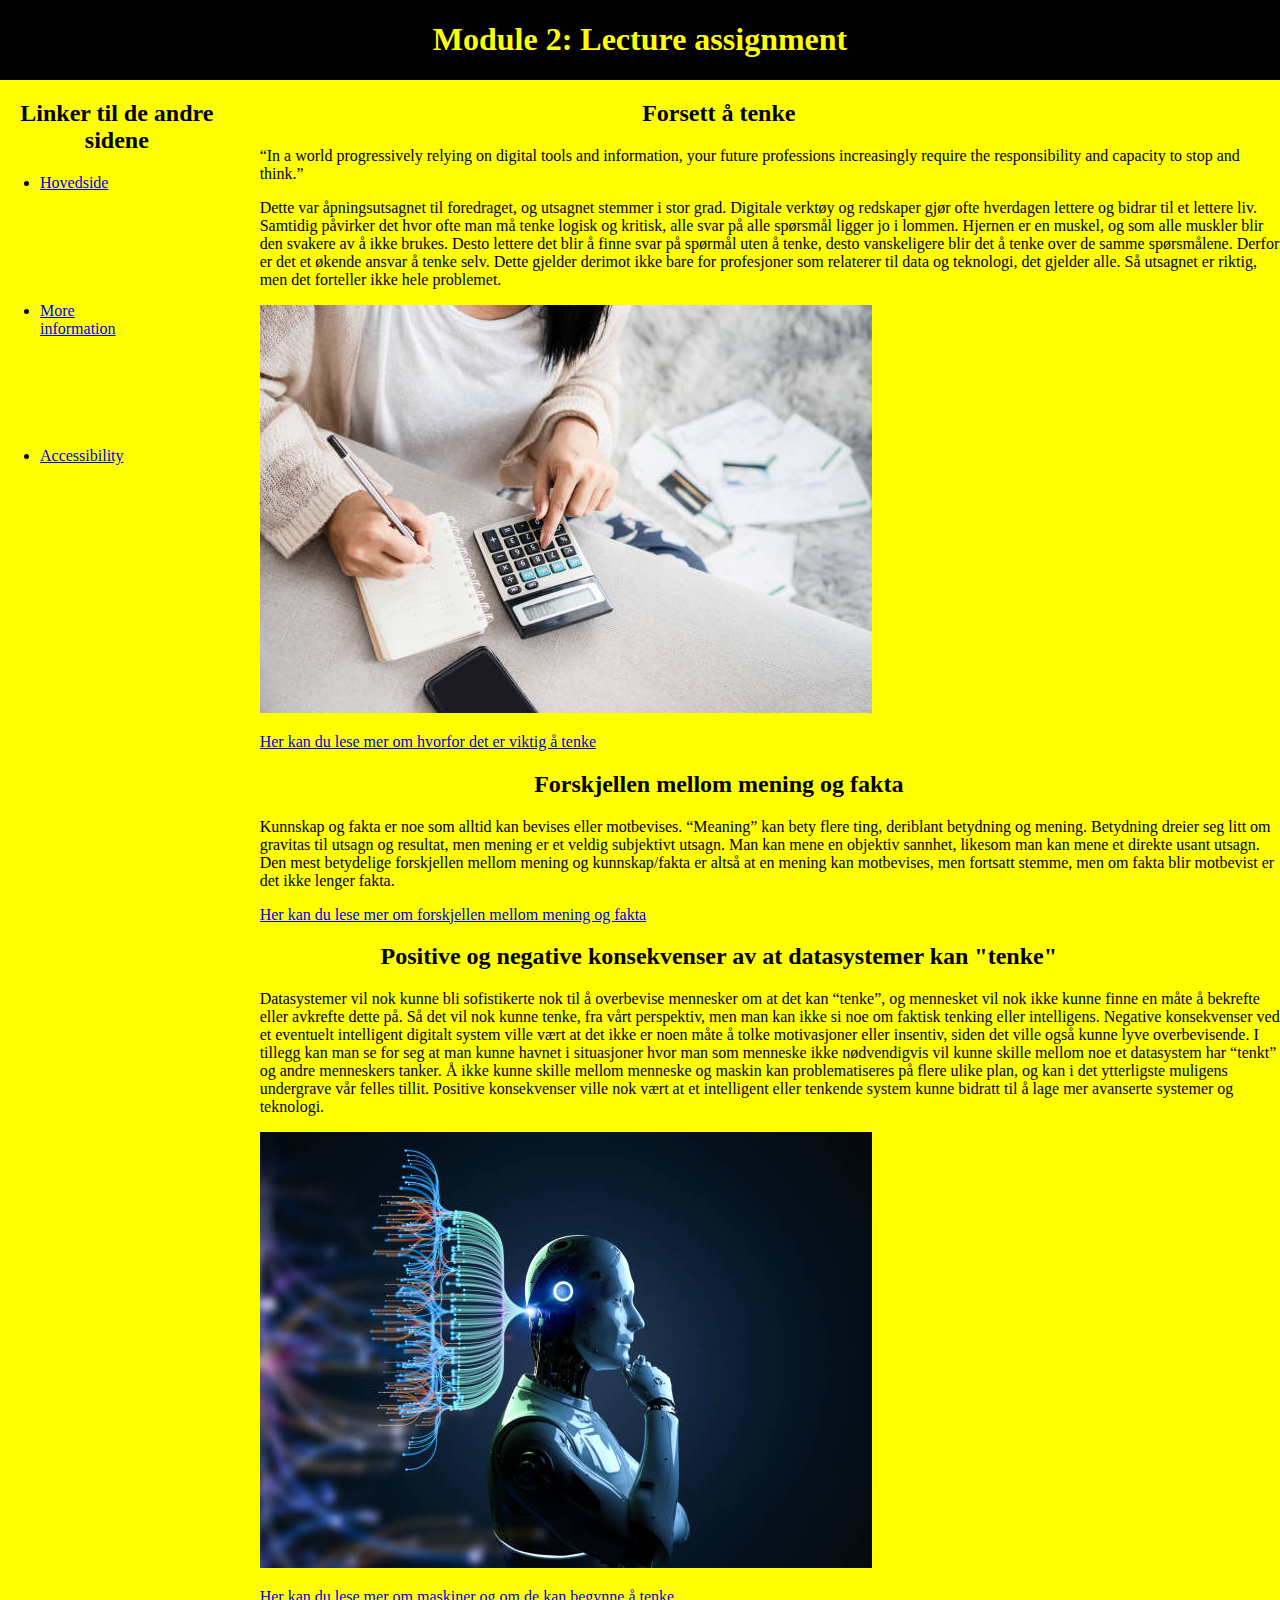
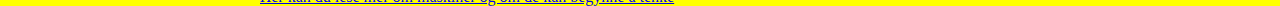
<file: eksamendata1200/subfolder/topical.html>
<!DOCTYPE html>
<html lang="en">

<head>
  <meta charset="UTF-8" />
  <meta name="viewport" content="width=device-width, initial-scale=1.0" />
  <title>Topical</title>
  <link rel="stylesheet" href="../css/style.css" />
  <!--koden for ikonet til oslomet er hentet fra oslomet sine sider-->
  <link href="https://student.oslomet.no/o/oslomet-theme/images/favicon.ico" rel="icon">
</head>

<body>
  <!--Teksten er hentet fra gruppe Data1100 Obligatory Assignments Group 5 
      sitt svar på Module 2 sin Lecture assignment-->
  <div class="grid-container">
        <!--The header element is used here to contain the h1 element -->
    <header class="heading">
      <h1 class="center">Module 2: Lecture assignment</h1>
    </header>
    <!--The main element is used here to contain the central part of the page -->
    <main class="paragrafer">
      <h2 class="center">Forsett å tenke</h2>
      <p>
        “In a world progressively relying on digital tools and information, your
        future professions increasingly require the responsibility and capacity to
        stop and think.”
      </p>
      <p>
        Dette var åpningsutsagnet til foredraget, og utsagnet stemmer i stor grad.
        Digitale verktøy og redskaper gjør ofte hverdagen lettere og bidrar til et
        lettere liv. Samtidig påvirker det hvor ofte man må tenke logisk og
        kritisk, alle svar på alle spørsmål ligger jo i lommen. Hjernen er en
        muskel, og som alle muskler blir den svakere av å ikke brukes. Desto
        lettere det blir å finne svar på spørmål uten å tenke, desto vanskeligere
        blir det å tenke over de samme spørsmålene. Derfor er det et økende ansvar
        å tenke selv. Dette gjelder derimot ikke bare for profesjoner som
        relaterer til data og teknologi, det gjelder alle. Så utsagnet er riktig,
        men det forteller ikke hele problemet.
      </p>
      <!--Image courtesy of iStock by Getty Images, URL: https://www.istockphoto.com/photo/woman-writing-a-list-of-debt-on-notebook-calculating-her-expenses-with-calculator-gm1333748557-416128642?phrase=phone+with+calculator -->
      <img class="img-styling" src="../img/tenke.jpg" alt="image of someone doing math">
      <p></p>
      <a
        href="https://ndla.no/nb/subject:1:54b1727c-2d91-4512-901c-8434e13339b4/topic:1:5c9abc7f-3b70-42d0-9362-2b4a7fe426a0/resource:48383b36-5e69-418f-9bfd-cecc77c231e6">Her
        kan du lese mer om hvorfor det er viktig å tenke</a>
      <h2 class="center">Forskjellen mellom mening og fakta</h2>
      <p>
        Kunnskap og fakta er noe som alltid kan bevises eller motbevises.
        “Meaning” kan bety flere ting, deriblant betydning og mening. Betydning
        dreier seg litt om gravitas til utsagn og resultat, men mening er et
        veldig subjektivt utsagn. Man kan mene en objektiv sannhet, likesom man
        kan mene et direkte usant utsagn. Den mest betydelige forskjellen mellom
        mening og kunnskap/fakta er altså at en mening kan motbevises, men
        fortsatt stemme, men om fakta blir motbevist er det ikke lenger fakta.
      </p>
      <a href="https://keydifferences.com/difference-between-fact-and-opinion.html">Her kan du lese mer om forskjellen
        mellom mening og fakta</a>
      <h2 class="center">Positive og negative konsekvenser av at datasystemer kan "tenke"</h2>
      <p>
        Datasystemer vil nok kunne bli sofistikerte nok til å overbevise mennesker
        om at det kan “tenke”, og mennesket vil nok ikke kunne finne en måte å
        bekrefte eller avkrefte dette på. Så det vil nok kunne tenke, fra vårt
        perspektiv, men man kan ikke si noe om faktisk tenking eller intelligens.
        Negative konsekvenser ved et eventuelt intelligent digitalt system ville
        vært at det ikke er noen måte å tolke motivasjoner eller insentiv, siden
        det ville også kunne lyve overbevisende. I tillegg kan man se for seg at
        man kunne havnet i situasjoner hvor man som menneske ikke nødvendigvis vil
        kunne skille mellom noe et datasystem har “tenkt” og andre menneskers
        tanker. Å ikke kunne skille mellom menneske og maskin kan problematiseres
        på flere ulike plan, og kan i det ytterligste muligens undergrave vår
        felles tillit. Positive konsekvenser ville nok vært at et intelligent
        eller tenkende system kunne bidratt til å lage mer avanserte systemer og
        teknologi.
      </p>
      <!--Image courtesy of iStock by Getty Images, URL: https://www.istockphoto.com/photo/automation-data-analytic-with-robot-and-digital-visualization-for-big-data-scientist-gm1387900612-445704210?phrase=intelligent+ai-->
      <img class="img-styling" src="../img/intelligentai.jpg" alt="illustration of a thinking robot">
      <p></p>
      <a href="https://www.scientificamerican.com/article/will-machines-ever-become-conscious/">Her kan du lese mer om
        maskiner og om de kan begynne å tenke</a>
    </main>
        <!--The nav element is used here to contain the links to the other pages -->
    <nav class="link">
      <h2 class="center">Linker til de andre sidene</h2>
      <ul class="htmlLink">
        <li class="space-link"><a href="..\index.html">Hovedside</a></li>
        <li class="space-link"><a href="content.html">More information</a></li>
        <li class="space-link">
          <a href="accessibility.html">Accessibility</a>
        </li>
      </ul>
    </nav>
  </div>
</body>

</html>
</file>
<file: eksamendata1200/css/style.css>
body {
  margin: 0;
}

/* Header part|-- Nav-Bar Implementation */

/* General styling for the navigation bar */
.navbar {
  position: fixed;
  z-index: 50;
  width: 100%;
  background-color: #764abc;
  /*background-color: #212529; alternative color*/
  padding: 1.5em;
  top: 0;
  display: flex;
  flex-direction: row;
  justify-content: space-between;
  align-items: center;
}

/* Margin for å få h1 under nav-baren*/
.nav-h1 {
  margin-top: 11%;
}

/* Hamburger Menu Icon and Mobile Styles */
.menu-toggle {
  position: fixed;
  top: 20px;
  right: 20px;
  cursor: pointer;
  font-size: 24px;
  display: none;
  /* Initially hidden */
}

/* Checkbox for the menu, always hidden */
#menu {
  display: none;
}

/* Navigation list styling */
.nav-list {
  list-style-type: none;
  display: flex;
  flex-direction: row;
  justify-content: flex-end;
}

/* Individual list items in the navigation menu */
.nav-list li {
  margin-right: 2em;
  text-align: center;
  border-right: 2px solid #1dc9b7;
}

/* Common styling for navigation links and logo */
.nav-link,
.nav-logo {
  text-decoration: none;
  color: white;
}

/* Additional styling for list items in the navigation menu */
.nav-list li {
  text-align: center;
}
.nav-link {
  padding: 1em;
  text-align: center;
  font-weight: bold;
}

/* Logo Styling */
.nav-logo {
  font-size: x-large;
  font-weight: bold;
  display: inline-block;
  border-bottom: 2px solid transparent;
  /* Transparent border initially, the border is added on hover */
  transition: transform 0.3s ease, border-bottom 0.3s ease;
  transform-origin: center bottom;
  padding-left: 1%;
}

/* link styling, hover and active (by help of active class in html)  */
.nav-link:hover {
  background: #1dc9b7;
  transition: 0.8s;
}
.nav-logo:hover {
  transform: scale(1.2);
  border-bottom: 2px solid #1dc9b7;
}

.nav-link.active {
  border-bottom: 2px solid whitesmoke;
}

.intro-box {
  margin-top: 6em;
  width: 100%;
  height: 100vh;
  background-image: linear-gradient(rgba(0, 0, 0, 0.5), rgba(0, 0, 0, 0.5)),
    url(../img/oslomet4.jpg);
  background-size: cover;
  background-position: center;
  position: relative;
  display: flex;
  flex-direction: column;
  align-items: center;
  justify-content: center;
}

.intro-box h1 {
  margin: 0;
  font-size: 3.5em;
  font-family: "Raleway";
  color: #ffffff;
}
.intro-box p {
  color: #ffffff;
  font-size: 1.5em;
}
.intro-box h1,
.intro-box p {
  max-width: 70%;
  text-align: center;
}
.apply-btn {
  text-decoration: none;
  color: #ffffff;
  background: transparent;
  border: 1px solid #ff4f5a;
  border-radius: 5px;
  padding: 1em 2em;
  font-size: 1.3em;
}

/* Responsive Layout for Small Screens */
/* Responsive layout: Stack items in row. Code inspired by "W3Schools responsive flexboxes." */
@media screen and (max-width: 700px) {
  /* Display hamburger menu icon */
  .menu-toggle {
    display: block;
  }

  /* Hide navigation list by default for smaller screens */
  .nav-list {
    display: none;
  }

  /* Display navigation list when the menu is checked */
  #menu:checked + ul.nav-list {
    display: flex;
    flex-direction: column;
    align-items: flex-end;
  }

  /* Adjusting layout for the entire navbar on smaller screens */
  .navbar {
    flex-direction: column;
    align-items: center;
  }

  /* Additional styling for navigation links on smaller screens */
  .nav-link {
    text-decoration: none;
    display: block;
    text-align: center;
    font-weight: bold;
    padding: 1em;
  }

  .intro-box {
    margin-top: 2em;
  }
  .intro-box h1,
  .intro-box p {
    max-width: 50%;
  }
  .intro-box h1 {
    font-size: 2em;
  }
  .intro-box p {
    font-size: 1em;
  }
}

/* A grid container to make it possible to style your page as you like with the placement */
.grid-container {
  display: grid;
  grid-template-areas:
    "heading heading heading heading"
    "link main main main"
    "link main main main"
    "link main main main";
}

/*one out of three "areas" that we can choose where to put inside the grid container, this one is for the main paragraphs and they will take up the middle and the right side of the screen*/
.paragrafer {
  grid-area: main;
  background-color: yellow;
}

/*one out of three "areas" that we can choose where to put inside the grid container, this one is for the links and they will take up the left side of the screen*/
.link {
  grid-area: link;
  background-color: yellow;
  color: black;
}

/*one out of three "areas" that we can choose where to put inside the grid container, this one is for the heading and it will take up the top of the screen*/
.heading {
  grid-area: heading;
  background-color: black;
  color: yellow;
}

/*this is to make space between links in the topical page*/
.space-link {
  margin-bottom: 50%;
  width: 5%;
}

/*this class is for centering texts*/
.center {
  text-align: center;
}

/* Main part|------- */
/* Section overview|--*/

.overview {
  width: 100%;
  margin: 0;
}
.row {
  width: 100%;
  height: 100%;
  display: flex;
  align-items: center;
  justify-content: center;
}
.column {
  width: 100%;
  height: 100%;
  flex: 1;
  display: flex;
  flex-direction: column;
  align-items: center;
  justify-content: center;
}
.column img {
  width: 100%;
  object-fit: cover;
}
.column p,
h2 {
  width: 90%;
}

@media screen and (max-width: 700px) {
  .row {
    flex-direction: column;
    width: 100%;
    height: 100%;
  }
}

#map {
  align-items: center;
  justify-content: center;
  display: flex;
  flex-direction: column;
  justify-content: space-around;
  height: 70vh;
  margin-top: 4em;
}
#map iframe {
  width: 60%;
  height: 450%;
  border: 0;
}
/* Footer part|------- */

footer {
  width: 100%;
  height: 40vh;
  background-color: #764abc;
  color: #ffffff;
  margin: 0;
  display: flex;
  flex-direction: column;
}

.footer-column {
  width: 100%;
  height: 100%;
  flex: 1;
  display: flex;
  flex-direction: column;
  align-items: center;
  justify-content: center;
}

.footer-column p {
  margin: 0;
  margin-top: 0.5em;
  padding: 0;
}
.footer-column h4 {
  margin-bottom: 1em;
  font-weight: bold;
  font-size: 1.5em;
}

.footer-column a {
  color: #ffffff;
  text-decoration: none;
  font-size: large;
  margin-top: 1em;
}
.footer-column a:hover {
  border-bottom: 1px solid white;
}
.social-icons {
  list-style-type: none;
  margin-right: 0;
  padding: 0%;
}
.social-icons li {
  margin-bottom: 1em;
}
.fa {
  margin-right: 0.5em;
}
.footer-copyright {
  width: 100%;
  height: 10%;
  display: flex;
  justify-content: space-between;
  align-items: center;
  justify-content: center;
  background-color: #1dc9b7;
  color: #ffffff;
}

@media screen and (max-width: 700px) {
  footer {
    height: 90vh;
  }

  .footer-column {
    border-bottom: 2px solid #fff;
    padding-bottom: 10px;
  }

  .footer-column h4 {
    margin-bottom: 0.5em;
    font-weight: bold;
    font-size: 1em;
  }

  .footer-column p {
    margin-top: 0.2em;
  }

  .footer-column a {
    font-size: medium;
    margin-top: 0.75em;
  }
}

.overview-headline {
  margin-top: 6em;
  width: 100%;
  height: 20vh;
  background-color: #fff; 
  display: flex;
  align-items: center;
  justify-content: center;
}
.overview-headline h1 { 
  color: #764abc;
  margin:0;
  padding:0;
}
</file>
<file: Eksamen data1200/CSS/style.css>
.overLinker{
    font-size: larger;
    font-weight: bold;
}
</file>
